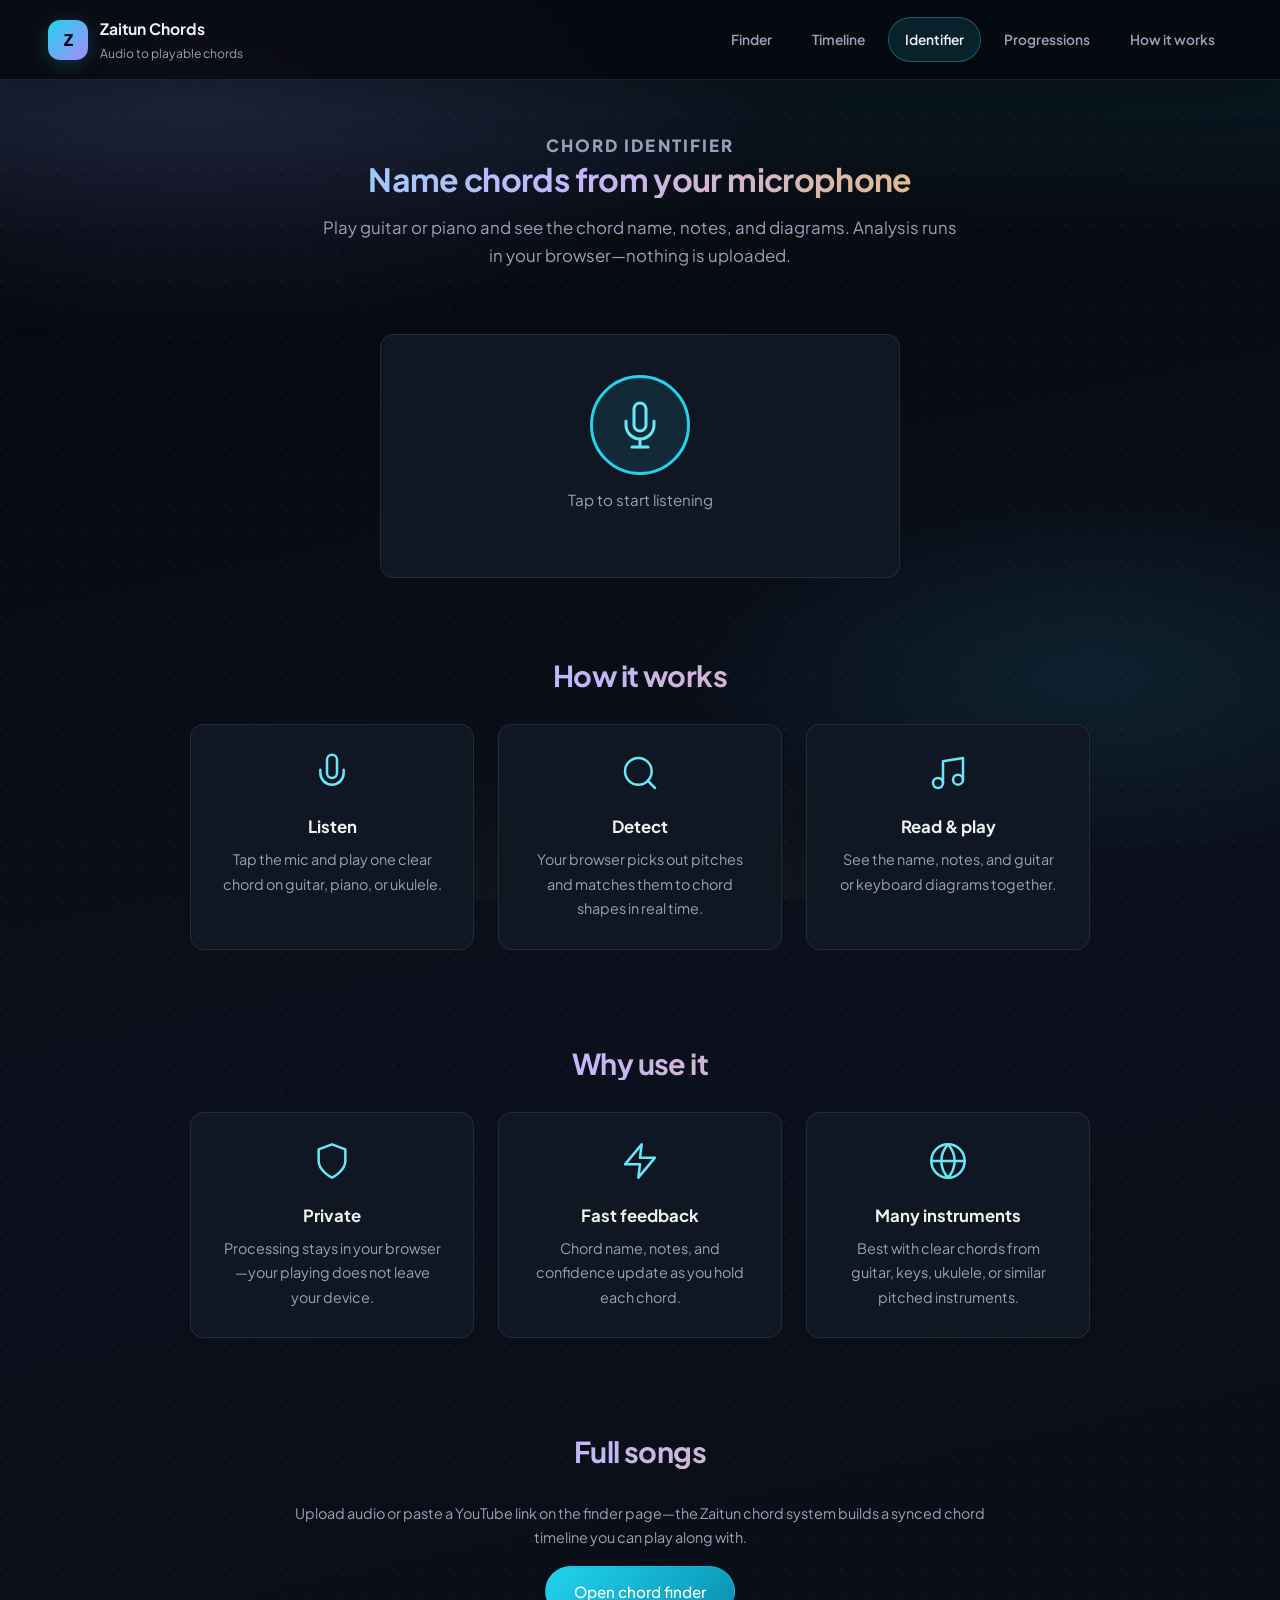
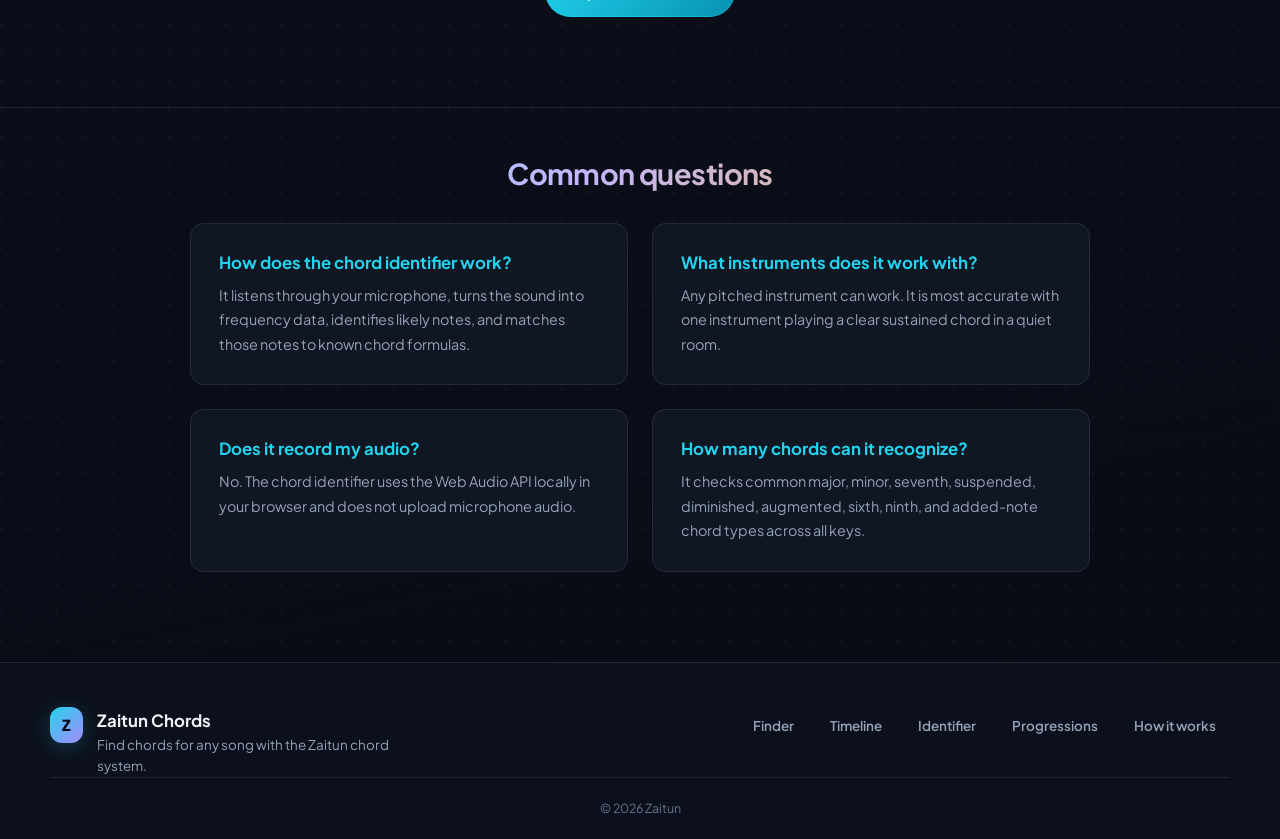
<file: chord-identifier.html>
<!doctype html>
<html lang="en">
  <head>
    <meta charset="UTF-8">
    <meta name="viewport" content="width=device-width, initial-scale=1.0">
    <meta
      name="description"
      content="Free Zaitun chord identifier. Play a chord near your microphone and identify the chord name, notes, confidence, guitar diagram, and keyboard diagram in the browser."
    >
    <title>Zaitun Chords - Chord Identifier</title>
    <link rel="preconnect" href="https://fonts.googleapis.com">
    <link rel="preconnect" href="https://fonts.gstatic.com" crossorigin>
    <link
      href="https://fonts.googleapis.com/css2?family=Plus+Jakarta+Sans:ital,wght@0,400;0,500;0,600;0,700;0,800;1,400&display=swap"
      rel="stylesheet"
    >
    <link rel="stylesheet" href="styles.css">
    <script src="tools.js" defer></script>
  </head>
  <body class="swaram-tool-page">
    <header class="site-header">
      <a class="brand" href="index.html#top" aria-label="Zaitun Chords home">
        <span class="brand-mark" aria-hidden="true">Z</span>
        <span>
          <strong>Zaitun Chords</strong>
          <small>Audio to playable chords</small>
        </span>
      </a>
      <nav class="site-nav" aria-label="Main navigation">
        <a href="index.html#finder">Finder</a>
        <a href="index.html#results">Timeline</a>
        <a href="chord-identifier.html" aria-current="page">Identifier</a>
        <a href="chord-progressions.html">Progressions</a>
        <a href="index.html#how-it-works">How it works</a>
      </nav>
    </header>

    <main id="top">
      <section class="generate-header tool-intro">
        <div class="container">
          <p class="eyebrow">Chord identifier</p>
          <h2>Name chords from your microphone</h2>
          <p>
            Play guitar or piano and see the chord name, notes, and diagrams. Analysis runs in your browser—nothing is uploaded.
          </p>
        </div>
      </section>

      <section class="identifier-section">
        <div class="container">
          <div class="identifier-card">
            <div class="identifier-mic-area">
              <button type="button" class="identifier-mic-btn" id="mic-btn" aria-label="Start listening">
                <svg class="mic-icon" id="mic-icon-off" width="48" height="48" viewBox="0 0 24 24" aria-hidden="true">
                  <path d="M12 1a3 3 0 0 0-3 3v8a3 3 0 0 0 6 0V4a3 3 0 0 0-3-3z"></path>
                  <path d="M19 10v2a7 7 0 0 1-14 0v-2"></path>
                  <line x1="12" y1="19" x2="12" y2="23"></line>
                  <line x1="8" y1="23" x2="16" y2="23"></line>
                </svg>
                <svg class="mic-icon mic-icon-active" id="mic-icon-on" width="48" height="48" viewBox="0 0 24 24" aria-hidden="true" hidden>
                  <path d="M12 1a3 3 0 0 0-3 3v8a3 3 0 0 0 6 0V4a3 3 0 0 0-3-3z"></path>
                  <path d="M19 10v2a7 7 0 0 1-14 0v-2"></path>
                  <line x1="12" y1="19" x2="12" y2="23"></line>
                  <line x1="8" y1="23" x2="16" y2="23"></line>
                </svg>
              </button>
              <p class="mic-status" id="mic-status">Tap to start listening</p>
            </div>

            <div class="identifier-volume" id="volume-meter" hidden>
              <div class="volume-bar-bg">
                <div class="volume-bar-fill" id="volume-fill"></div>
              </div>
              <span class="volume-label">Volume</span>
            </div>

            <div class="identifier-result" id="result-area" hidden aria-live="polite">
              <div class="identifier-chord-name" id="detected-chord">-</div>
              <div class="identifier-chord-full" id="detected-chord-full">Play a clear chord</div>
              <div class="identifier-notes" id="detected-notes"></div>
              <div class="identifier-confidence">
                <div class="confidence-bar-bg">
                  <div class="confidence-bar-fill" id="confidence-fill"></div>
                </div>
                <span class="confidence-label" id="confidence-label">0%</span>
              </div>
            </div>

            <div class="identifier-diagrams" id="diagram-area" hidden>
              <div class="identifier-diagram-tabs">
                <button type="button" class="identifier-tab active" data-tab="guitar">Guitar</button>
                <button type="button" class="identifier-tab" data-tab="keyboard">Keyboard</button>
              </div>
              <div class="identifier-diagram-content" id="diagram-guitar"></div>
              <div class="identifier-diagram-content" id="diagram-keyboard" hidden></div>
            </div>

            <div class="identifier-history" id="history-area" hidden>
              <div class="history-header">
                <h4>Recent chords</h4>
                <div class="history-actions">
                  <button type="button" class="history-action-btn" id="copy-progression-btn" title="Copy progression" aria-label="Copy progression">
                    <svg width="16" height="16" viewBox="0 0 24 24" aria-hidden="true">
                      <rect x="9" y="9" width="13" height="13" rx="2"></rect>
                      <path d="M5 15H4a2 2 0 0 1-2-2V4a2 2 0 0 1 2-2h9a2 2 0 0 1 2 2v1"></path>
                    </svg>
                  </button>
                  <button type="button" class="history-action-btn" id="clear-progression-btn" title="Clear" aria-label="Clear progression">
                    <svg width="16" height="16" viewBox="0 0 24 24" aria-hidden="true">
                      <path d="M18 6L6 18M6 6l12 12"></path>
                    </svg>
                  </button>
                </div>
              </div>
              <div class="history-chips" id="history-chips"></div>
            </div>
          </div>
        </div>
      </section>

      <section class="how-it-works-section">
        <div class="container">
          <h2>How it works</h2>
          <div class="features-grid">
            <article class="feature-card">
              <div class="feature-icon">
                <svg width="40" height="40" viewBox="0 0 24 24" aria-hidden="true">
                  <path d="M12 1a3 3 0 0 0-3 3v8a3 3 0 0 0 6 0V4a3 3 0 0 0-3-3z"></path>
                  <path d="M19 10v2a7 7 0 0 1-14 0v-2"></path>
                </svg>
              </div>
              <h3>Listen</h3>
              <p>Tap the mic and play one clear chord on guitar, piano, or ukulele.</p>
            </article>
            <article class="feature-card">
              <div class="feature-icon">
                <svg width="40" height="40" viewBox="0 0 24 24" aria-hidden="true">
                  <circle cx="11" cy="11" r="8"></circle>
                  <line x1="21" y1="21" x2="16.65" y2="16.65"></line>
                </svg>
              </div>
              <h3>Detect</h3>
              <p>Your browser picks out pitches and matches them to chord shapes in real time.</p>
            </article>
            <article class="feature-card">
              <div class="feature-icon">
                <svg width="40" height="40" viewBox="0 0 24 24" aria-hidden="true">
                  <path d="M9 18V5l12-2v13"></path>
                  <circle cx="6" cy="18" r="3"></circle>
                  <circle cx="18" cy="16" r="3"></circle>
                </svg>
              </div>
              <h3>Read &amp; play</h3>
              <p>See the name, notes, and guitar or keyboard diagrams together.</p>
            </article>
          </div>
        </div>
      </section>

      <section class="how-it-works-section">
        <div class="container">
          <h2>Why use it</h2>
          <div class="features-grid">
            <article class="feature-card">
              <div class="feature-icon">
                <svg width="40" height="40" viewBox="0 0 24 24" aria-hidden="true">
                  <path d="M12 22s8-4 8-10V5l-8-3-8 3v7c0 6 8 10 8 10z"></path>
                </svg>
              </div>
              <h3>Private</h3>
              <p>Processing stays in your browser—your playing does not leave your device.</p>
            </article>
            <article class="feature-card">
              <div class="feature-icon">
                <svg width="40" height="40" viewBox="0 0 24 24" aria-hidden="true">
                  <polygon points="13 2 3 14 12 14 11 22 21 10 12 10 13 2"></polygon>
                </svg>
              </div>
              <h3>Fast feedback</h3>
              <p>Chord name, notes, and confidence update as you hold each chord.</p>
            </article>
            <article class="feature-card">
              <div class="feature-icon">
                <svg width="40" height="40" viewBox="0 0 24 24" aria-hidden="true">
                  <circle cx="12" cy="12" r="10"></circle>
                  <path d="M2 12h20"></path>
                  <path d="M12 2a15.3 15.3 0 0 1 4 10 15.3 15.3 0 0 1-4 10 15.3 15.3 0 0 1-4-10 15.3 15.3 0 0 1 4-10z"></path>
                </svg>
              </div>
              <h3>Many instruments</h3>
              <p>Best with clear chords from guitar, keys, ukulele, or similar pitched instruments.</p>
            </article>
          </div>
        </div>
      </section>

      <section class="about-section">
        <div class="container">
          <h2>Full songs</h2>
          <div class="about-content">
            <p>Upload audio or paste a YouTube link on the finder page—the Zaitun chord system builds a synced chord timeline you can play along with.</p>
            <a href="index.html#finder" class="btn">Open chord finder</a>
          </div>
        </div>
      </section>

      <section class="faq-section">
        <div class="container">
          <h2>Common questions</h2>
          <div class="faq-grid">
            <div class="faq-item">
              <h3>How does the chord identifier work?</h3>
              <p>It listens through your microphone, turns the sound into frequency data, identifies likely notes, and matches those notes to known chord formulas.</p>
            </div>
            <div class="faq-item">
              <h3>What instruments does it work with?</h3>
              <p>Any pitched instrument can work. It is most accurate with one instrument playing a clear sustained chord in a quiet room.</p>
            </div>
            <div class="faq-item">
              <h3>Does it record my audio?</h3>
              <p>No. The chord identifier uses the Web Audio API locally in your browser and does not upload microphone audio.</p>
            </div>
            <div class="faq-item">
              <h3>How many chords can it recognize?</h3>
              <p>It checks common major, minor, seventh, suspended, diminished, augmented, sixth, ninth, and added-note chord types across all keys.</p>
            </div>
          </div>
        </div>
      </section>
    </main>

    <footer class="site-footer">
      <div class="site-footer-inner">
        <div class="site-footer-brand">
          <span class="brand-mark brand-mark-sm" aria-hidden="true">Z</span>
          <div>
            <strong class="site-footer-title">Zaitun Chords</strong>
            <p class="site-footer-tagline">Find chords for any song with the Zaitun chord system.</p>
          </div>
        </div>
        <nav class="site-footer-nav" aria-label="Footer">
          <a href="index.html#finder">Finder</a>
          <a href="index.html#results">Timeline</a>
          <a href="chord-identifier.html">Identifier</a>
          <a href="chord-progressions.html">Progressions</a>
          <a href="index.html#how-it-works">How it works</a>
        </nav>
      </div>
      <p class="site-footer-legal">&copy; 2026 Zaitun</p>
    </footer>
  </body>
</html>
</file>
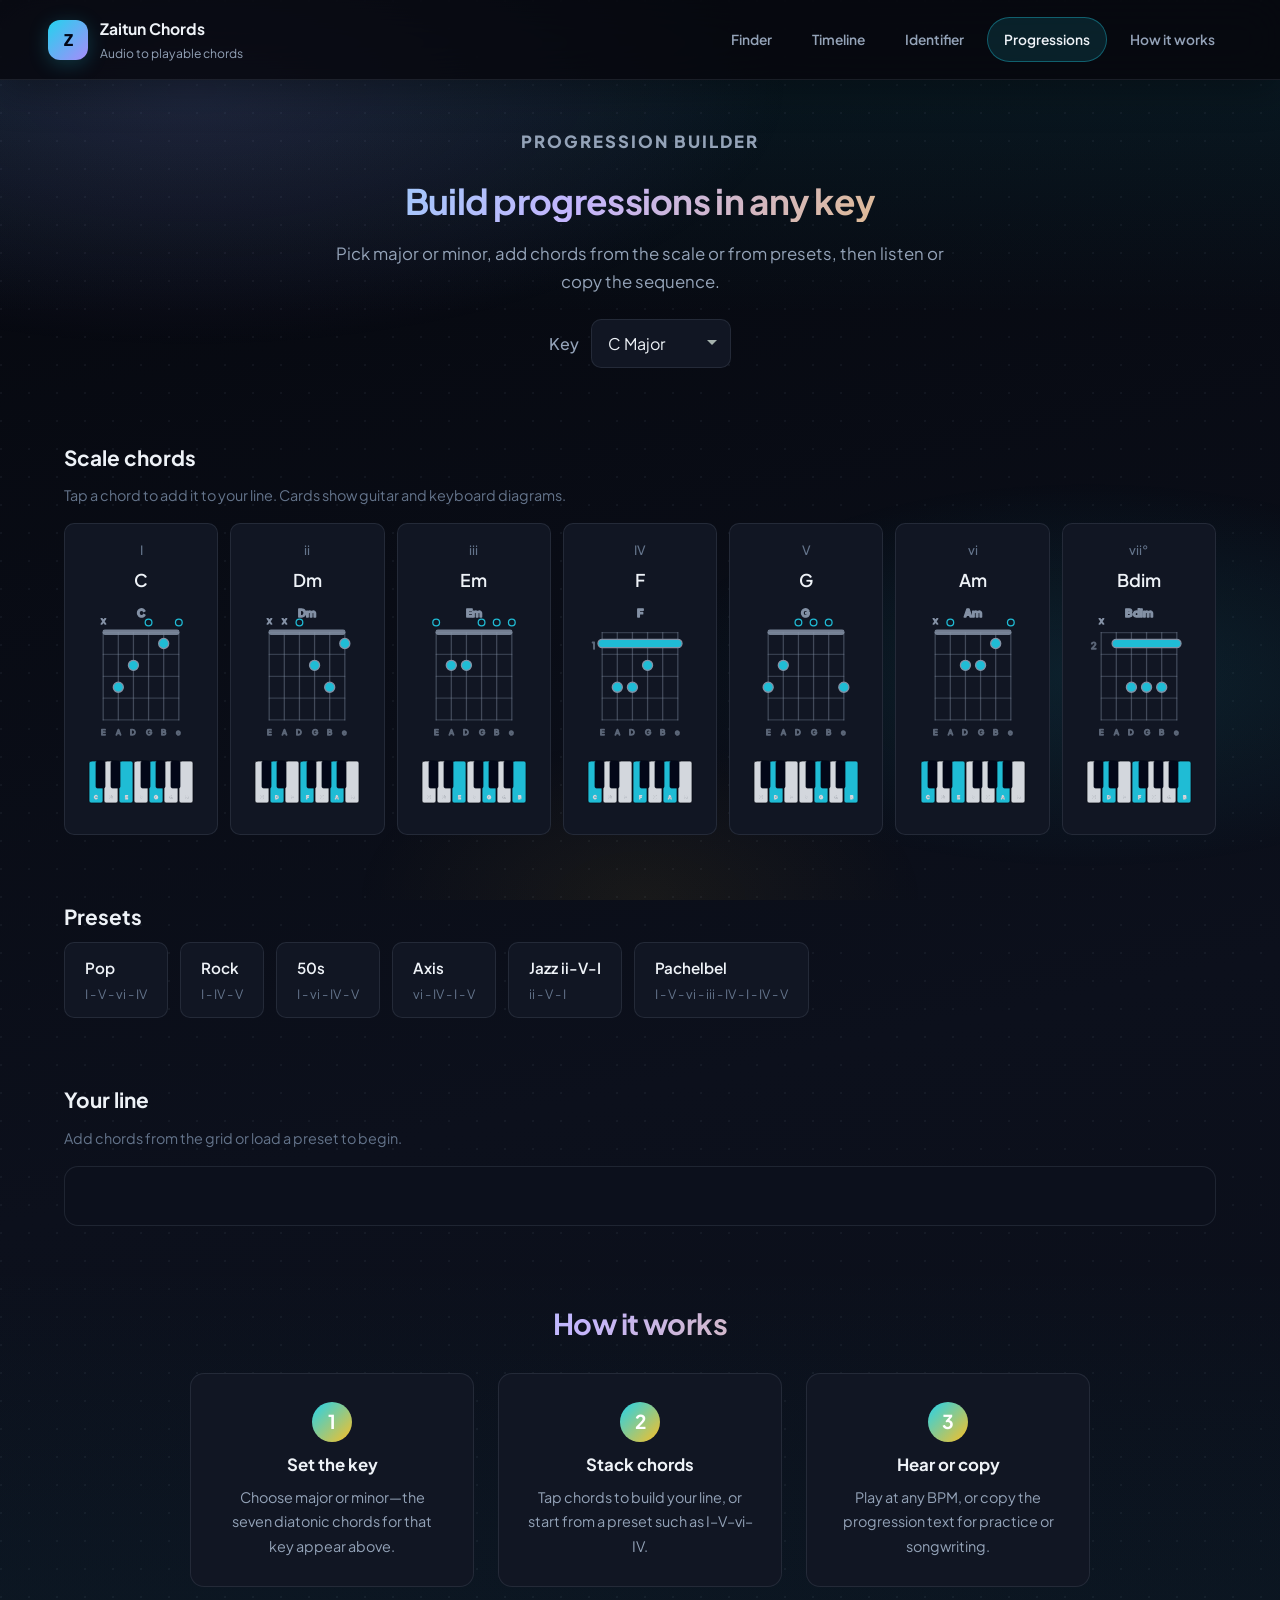
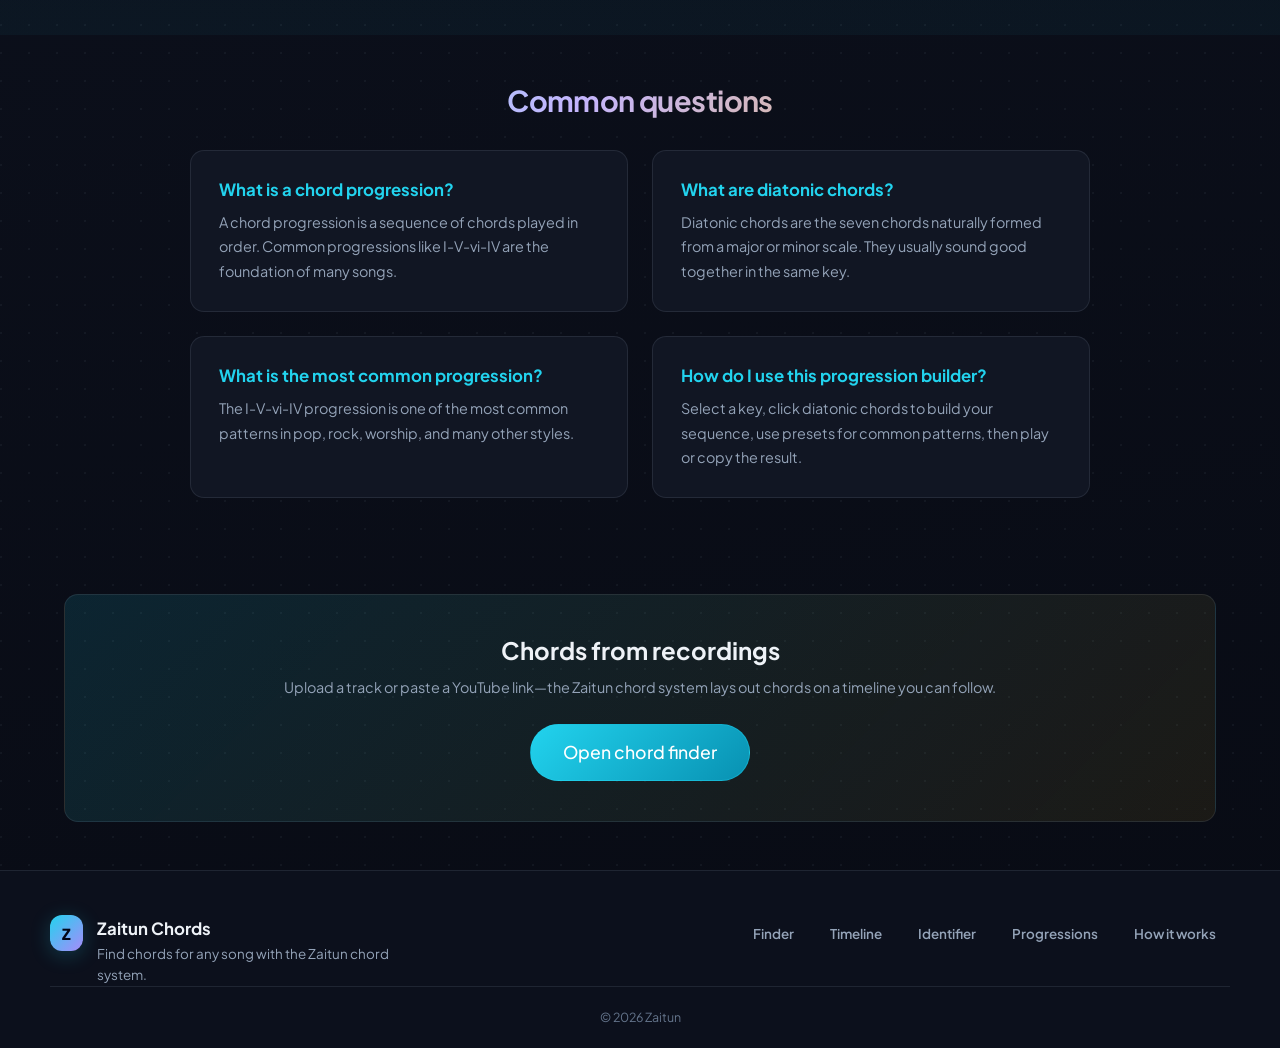
<file: chord-progressions.html>
<!doctype html>
<html lang="en">
  <head>
    <meta charset="UTF-8">
    <meta name="viewport" content="width=device-width, initial-scale=1.0">
    <meta
      name="description"
      content="Free Zaitun chord progression builder. Pick any major or minor key, see diatonic chords, load common progressions, hear playback, and copy chord sequences."
    >
    <title>Zaitun Chords - Chord Progressions</title>
    <link rel="preconnect" href="https://fonts.googleapis.com">
    <link rel="preconnect" href="https://fonts.gstatic.com" crossorigin>
    <link
      href="https://fonts.googleapis.com/css2?family=Plus+Jakarta+Sans:ital,wght@0,400;0,500;0,600;0,700;0,800;1,400&display=swap"
      rel="stylesheet"
    >
    <link rel="stylesheet" href="styles.css">
    <script src="tools.js" defer></script>
  </head>
  <body class="swaram-tool-page">
    <header class="site-header">
      <a class="brand" href="index.html#top" aria-label="Zaitun Chords home">
        <span class="brand-mark" aria-hidden="true">Z</span>
        <span>
          <strong>Zaitun Chords</strong>
          <small>Audio to playable chords</small>
        </span>
      </a>
      <nav class="site-nav" aria-label="Main navigation">
        <a href="index.html#finder">Finder</a>
        <a href="index.html#results">Timeline</a>
        <a href="chord-identifier.html">Identifier</a>
        <a href="chord-progressions.html" aria-current="page">Progressions</a>
        <a href="index.html#how-it-works">How it works</a>
      </nav>
    </header>

    <main id="top">
      <section class="prog-hero tool-intro">
        <div class="container">
          <p class="eyebrow">Progression builder</p>
          <h2>Build progressions in any key</h2>
          <p>Pick major or minor, add chords from the scale or from presets, then listen or copy the sequence.</p>
          <div class="key-selector-wrap">
            <label for="key-selector">Key</label>
            <select id="key-selector" class="key-selector" aria-label="Key and mode"></select>
          </div>
        </div>
      </section>

      <section class="prog-palette-section">
        <div class="container">
          <h3>Scale chords</h3>
          <p class="section-hint">Tap a chord to add it to your line. Cards show guitar and keyboard diagrams.</p>
          <div id="diatonic-palette" class="diatonic-grid"></div>
        </div>
      </section>

      <section class="prog-presets-section">
        <div class="container">
          <h3>Presets</h3>
          <div id="preset-buttons" class="preset-strip"></div>
        </div>
      </section>

      <section class="prog-timeline-section">
        <div class="container">
          <h3>Your line</h3>
          <p id="prog-empty" class="section-hint">Add chords from the grid or load a preset to begin.</p>
          <div id="progression-timeline" class="progression-timeline"></div>
          <div id="progression-controls" class="progression-controls" hidden>
            <div class="bpm-control">
              <button id="bpm-down" class="btn btn-sm" type="button" aria-label="Decrease BPM">-</button>
              <span id="bpm-display">100 BPM</span>
              <button id="bpm-up" class="btn btn-sm" type="button" aria-label="Increase BPM">+</button>
            </div>
            <div class="prog-actions">
              <button id="prog-play-btn" class="btn btn-primary" type="button">Play</button>
              <button id="prog-copy-btn" class="btn btn-secondary" type="button">Copy</button>
              <button id="prog-clear-btn" class="btn btn-outline" type="button">Clear</button>
            </div>
          </div>
        </div>
      </section>

      <section class="prog-how-section">
        <div class="container">
          <h2>How it works</h2>
          <div class="how-grid">
            <div class="how-step">
              <div class="step-number">1</div>
              <h3>Set the key</h3>
              <p>Choose major or minor—the seven diatonic chords for that key appear above.</p>
            </div>
            <div class="how-step">
              <div class="step-number">2</div>
              <h3>Stack chords</h3>
              <p>Tap chords to build your line, or start from a preset such as I–V–vi–IV.</p>
            </div>
            <div class="how-step">
              <div class="step-number">3</div>
              <h3>Hear or copy</h3>
              <p>Play at any BPM, or copy the progression text for practice or songwriting.</p>
            </div>
          </div>
        </div>
      </section>

      <section class="prog-faq-section">
        <div class="container">
          <h2>Common questions</h2>
          <div class="faq-grid">
            <div class="faq-item">
              <h3>What is a chord progression?</h3>
              <p>A chord progression is a sequence of chords played in order. Common progressions like I-V-vi-IV are the foundation of many songs.</p>
            </div>
            <div class="faq-item">
              <h3>What are diatonic chords?</h3>
              <p>Diatonic chords are the seven chords naturally formed from a major or minor scale. They usually sound good together in the same key.</p>
            </div>
            <div class="faq-item">
              <h3>What is the most common progression?</h3>
              <p>The I-V-vi-IV progression is one of the most common patterns in pop, rock, worship, and many other styles.</p>
            </div>
            <div class="faq-item">
              <h3>How do I use this progression builder?</h3>
              <p>Select a key, click diatonic chords to build your sequence, use presets for common patterns, then play or copy the result.</p>
            </div>
          </div>
        </div>
      </section>

      <section class="prog-cta-section">
        <div class="container">
          <div class="cta-card">
            <h3>Chords from recordings</h3>
            <p>Upload a track or paste a YouTube link—the Zaitun chord system lays out chords on a timeline you can follow.</p>
            <a href="index.html#finder" class="btn btn-primary btn-lg">Open chord finder</a>
          </div>
        </div>
      </section>
    </main>

    <footer class="site-footer">
      <div class="site-footer-inner">
        <div class="site-footer-brand">
          <span class="brand-mark brand-mark-sm" aria-hidden="true">Z</span>
          <div>
            <strong class="site-footer-title">Zaitun Chords</strong>
            <p class="site-footer-tagline">Find chords for any song with the Zaitun chord system.</p>
          </div>
        </div>
        <nav class="site-footer-nav" aria-label="Footer">
          <a href="index.html#finder">Finder</a>
          <a href="index.html#results">Timeline</a>
          <a href="chord-identifier.html">Identifier</a>
          <a href="chord-progressions.html">Progressions</a>
          <a href="index.html#how-it-works">How it works</a>
        </nav>
      </div>
      <p class="site-footer-legal">&copy; 2026 Zaitun</p>
    </footer>
  </body>
</html>
</file>
<file: styles.css>
:root {
  color-scheme: dark;
  --bg: #070910;
  --surface: #111623;
  --surface-2: #181f30;
  --text: #eef2f7;
  --muted: #94a3b8;
  --dim: #64748b;
  --line: rgba(148, 163, 184, 0.14);
  --teal: #22d3ee;
  --teal-dark: #0891b2;
  --amber: #fbbf24;
  --coral: #fb7185;
  --violet: #a78bfa;
  --ink: #020617;
  --radius: 14px;
  --shadow: 0 24px 80px rgba(0, 0, 0, 0.5), 0 0 0 1px rgba(255, 255, 255, 0.04);
  font-family:
    "Plus Jakarta Sans", ui-sans-serif, system-ui, -apple-system, BlinkMacSystemFont, "Segoe UI",
    sans-serif;
}

/* ===================================
   Reference-style standalone music tools
   =================================== */

body.swaram-tool-page {
  --primary: #22d3ee;
  --primary-light: #67e8f9;
  --primary-dark: #0891b2;
  --secondary: #fbbf24;
  --accent: #fb7185;
  --bg: #070910;
  --bg-card: #111623;
  --bg-card-hover: #181f30;
  --bg-surface: #0c101c;
  --text: #eef2f7;
  --text-muted: #94a3b8;
  --text-dim: #64748b;
  --border: rgba(148, 163, 184, 0.14);
  --glow: rgba(34, 211, 238, 0.22);
  --radius: 14px;
  --radius-sm: 10px;
  --radius-xs: 8px;
  --transition: 0.32s cubic-bezier(0.4, 0, 0.2, 1);
  font-family: "Plus Jakarta Sans", -apple-system, BlinkMacSystemFont, "Segoe UI", sans-serif;
  line-height: 1.7;
  color: var(--text);
  background:
    radial-gradient(circle at 1px 1px, rgba(148, 163, 184, 0.07) 1px, transparent 0),
    linear-gradient(168deg, #05070d 0%, #0c101c 42%, #080b14 100%);
  background-size: 28px 28px, auto;
  overflow-x: hidden;
}

body.swaram-tool-page::before {
  content: "";
  position: fixed;
  inset: 0;
  background:
    radial-gradient(ellipse 90% 55% at 15% 10%, rgba(167, 139, 250, 0.14) 0%, transparent 52%),
    radial-gradient(ellipse 70% 45% at 85% 75%, rgba(34, 211, 238, 0.1) 0%, transparent 48%),
    radial-gradient(ellipse 50% 40% at 50% 100%, rgba(251, 191, 36, 0.06) 0%, transparent 45%);
  pointer-events: none;
  z-index: 0;
}

body.swaram-tool-page [hidden] {
  display: none !important;
}

body.swaram-tool-page main {
  width: auto;
  margin: 0;
}

body.swaram-tool-page .container {
  position: relative;
  z-index: 1;
  max-width: 1200px;
  margin: 0 auto;
  padding: 0 24px;
}

body.swaram-tool-page svg {
  width: auto;
  height: auto;
  fill: none;
  stroke: currentColor;
  stroke-width: 1.5;
  stroke-linecap: round;
  stroke-linejoin: round;
}

body.swaram-tool-page h2 {
  font-size: 2.2rem;
  font-weight: 700;
  line-height: 1.2;
  margin: 0 0 0.5em;
  letter-spacing: -0.02em;
  background: linear-gradient(125deg, var(--primary-light) 0%, #c4b5fd 45%, var(--secondary) 100%);
  -webkit-background-clip: text;
  -webkit-text-fill-color: transparent;
  background-clip: text;
}

body.swaram-tool-page h3,
body.swaram-tool-page h4,
body.swaram-tool-page p {
  margin-top: 0;
}

body.swaram-tool-page header {
  position: sticky;
  top: 0;
  z-index: 1000;
  background: rgba(7, 9, 16, 0.78);
  border-bottom: 1px solid var(--border);
  box-shadow: 0 8px 40px rgba(0, 0, 0, 0.35);
  backdrop-filter: blur(20px);
  -webkit-backdrop-filter: blur(20px);
}

body.swaram-tool-page .btn {
  position: relative;
  z-index: 0;
  display: inline-flex;
  align-items: center;
  justify-content: center;
  gap: 8px;
  padding: 12px 28px;
  overflow: hidden;
  color: #fff;
  background: linear-gradient(135deg, var(--primary), var(--primary-dark));
  border: 1px solid rgba(34, 211, 238, 0.35);
  border-radius: 999px;
  cursor: pointer;
  font-family: inherit;
  font-size: 0.95rem;
  font-weight: 500;
  text-decoration: none;
  transition: var(--transition);
}

body.swaram-tool-page .btn::before {
  content: "";
  position: absolute;
  inset: 0;
  z-index: -1;
  background: linear-gradient(135deg, var(--primary-light), var(--secondary));
  border-radius: inherit;
  opacity: 0;
  transition: var(--transition);
}

body.swaram-tool-page .btn:hover {
  color: #fff;
  transform: translateY(-2px);
  box-shadow: 0 8px 30px var(--glow);
}

body.swaram-tool-page .btn:hover::before {
  opacity: 1;
}

body.swaram-tool-page .btn-secondary {
  color: var(--primary);
  background: transparent;
  border: 1.5px solid rgba(34, 211, 238, 0.6);
}

body.swaram-tool-page .btn-secondary::before {
  display: none;
}

body.swaram-tool-page .btn-secondary:hover {
  color: #fff;
  background: rgba(34, 211, 238, 0.1);
  border-color: var(--secondary);
}

body.swaram-tool-page .btn-outline {
  padding: 0.5rem 1.2rem;
  color: var(--text-muted);
  background: transparent;
  border: 1px solid var(--border);
  border-radius: var(--radius-sm);
}

body.swaram-tool-page .btn-outline::before {
  display: none;
}

body.swaram-tool-page .btn-outline:hover {
  color: var(--text);
  border-color: var(--text-muted);
  box-shadow: none;
}

body.swaram-tool-page .generate-header {
  padding: 3rem 0 1.5rem;
  text-align: center;
}

body.swaram-tool-page .tool-intro {
  background: linear-gradient(180deg, rgba(34, 211, 238, 0.07) 0%, transparent 70%);
}

body.swaram-tool-page .generate-header.tool-intro {
  padding-top: 3.25rem;
  padding-bottom: 2rem;
}

body.swaram-tool-page .tool-intro .eyebrow {
  margin-left: auto;
  margin-right: auto;
}

body.swaram-tool-page .generate-header h2 {
  font-size: 2rem;
  letter-spacing: -0.02em;
}

body.swaram-tool-page .generate-header p,
body.swaram-tool-page .prog-hero p {
  max-width: 640px;
  margin: 0 auto;
  color: var(--text-muted);
  font-size: 1.05rem;
  line-height: 1.65;
}

body.swaram-tool-page .identifier-section {
  padding: 2rem 0;
}

body.swaram-tool-page .identifier-card {
  width: 100%;
  max-width: 520px;
  margin: 0 auto;
  padding: 2.5rem 2rem;
  text-align: center;
  background: var(--bg-card);
  border: 1px solid var(--border);
  border-radius: var(--radius);
}

body.swaram-tool-page .identifier-mic-area {
  margin-bottom: 1.5rem;
}

body.swaram-tool-page .identifier-mic-btn {
  position: relative;
  display: inline-flex;
  align-items: center;
  justify-content: center;
  width: 100px;
  height: 100px;
  color: var(--primary-light);
  background: rgba(34, 211, 238, 0.1);
  border: 3px solid var(--primary);
  border-radius: 50%;
  cursor: pointer;
  transition: var(--transition);
}

body.swaram-tool-page .identifier-mic-btn:hover {
  background: rgba(34, 211, 238, 0.18);
  border-color: var(--primary-light);
  transform: scale(1.05);
}

body.swaram-tool-page .identifier-mic-btn.listening {
  color: var(--secondary);
  background: rgba(251, 191, 36, 0.14);
  border-color: var(--secondary);
  animation: swaram-mic-pulse 2s ease-in-out infinite;
}

@keyframes swaram-mic-pulse {
  0%,
  100% {
    box-shadow: 0 0 0 0 rgba(251, 191, 36, 0.4);
  }

  50% {
    box-shadow: 0 0 0 18px rgba(251, 191, 36, 0);
  }
}

body.swaram-tool-page .mic-status {
  margin: 0.75rem 0 0;
  color: var(--text-muted);
  font-size: 0.95rem;
}

body.swaram-tool-page .identifier-volume {
  display: flex;
  align-items: center;
  justify-content: center;
  gap: 0.75rem;
  margin-bottom: 1.5rem;
}

body.swaram-tool-page .volume-bar-bg,
body.swaram-tool-page .confidence-bar-bg {
  overflow: hidden;
  background: rgba(255, 255, 255, 0.08);
}

body.swaram-tool-page .volume-bar-bg {
  width: 180px;
  height: 6px;
  border-radius: 3px;
}

body.swaram-tool-page .volume-bar-fill {
  width: 0%;
  height: 100%;
  background: linear-gradient(90deg, var(--primary), var(--secondary));
  border-radius: 3px;
  transition: width 0.08s linear;
}

body.swaram-tool-page .volume-label {
  color: var(--text-dim);
  font-size: 0.75rem;
  letter-spacing: 0.05em;
  text-transform: uppercase;
}

body.swaram-tool-page .identifier-result {
  margin-bottom: 1.5rem;
}

body.swaram-tool-page .identifier-chord-name {
  font-size: 4rem;
  font-weight: 700;
  line-height: 1.1;
  background: linear-gradient(135deg, var(--primary-light), var(--secondary));
  -webkit-background-clip: text;
  -webkit-text-fill-color: transparent;
  background-clip: text;
}

body.swaram-tool-page .identifier-chord-full {
  margin-top: 0.25rem;
  color: var(--text-muted);
  font-size: 1.1rem;
}

body.swaram-tool-page .identifier-notes {
  display: block;
  margin-top: 0.5rem;
  color: var(--text-dim);
  font-family: ui-monospace, SFMono-Regular, Menlo, monospace;
  font-size: 0.9rem;
  letter-spacing: 0.05em;
}

body.swaram-tool-page .identifier-notes span + span::before {
  content: " ";
}

body.swaram-tool-page .identifier-confidence {
  display: flex;
  align-items: center;
  justify-content: center;
  gap: 0.75rem;
  margin-top: 1rem;
}

body.swaram-tool-page .confidence-bar-bg {
  width: 140px;
  height: 8px;
  border-radius: 4px;
}

body.swaram-tool-page .confidence-bar-fill {
  width: 0%;
  height: 100%;
  background: var(--text-dim);
  border-radius: 4px;
  transition: width 0.2s ease;
}

body.swaram-tool-page .confidence-bar-fill.high {
  background: linear-gradient(90deg, #10b981, #34d399);
}

body.swaram-tool-page .confidence-bar-fill.medium {
  background: linear-gradient(90deg, var(--accent), #fbbf24);
}

body.swaram-tool-page .confidence-bar-fill.low {
  background: linear-gradient(90deg, #ef4444, #f87171);
}

body.swaram-tool-page .confidence-label {
  min-width: 36px;
  color: var(--text-muted);
  font-size: 0.8rem;
  font-weight: 600;
}

body.swaram-tool-page .identifier-diagrams,
body.swaram-tool-page .identifier-history {
  margin-top: 1.5rem;
  padding-top: 1.5rem;
  border-top: 1px solid var(--border);
}

body.swaram-tool-page .identifier-diagram-tabs {
  display: flex;
  justify-content: center;
  gap: 0.5rem;
  margin-bottom: 1rem;
}

body.swaram-tool-page .identifier-tab {
  padding: 0.4rem 1.2rem;
  color: var(--text-muted);
  background: transparent;
  border: 1px solid var(--border);
  border-radius: 999px;
  cursor: pointer;
  font-family: inherit;
  font-size: 0.85rem;
  transition: var(--transition);
}

body.swaram-tool-page .identifier-tab:hover {
  color: var(--text);
  border-color: var(--primary);
}

body.swaram-tool-page .identifier-tab.active {
  color: #fff;
  background: var(--primary);
  border-color: var(--primary);
}

body.swaram-tool-page .identifier-diagram-content {
  display: flex;
  align-items: center;
  justify-content: center;
  min-height: 120px;
}

body.swaram-tool-page .guitar-svg {
  color: var(--text-muted);
}

body.swaram-tool-page .keyboard-svg {
  max-width: 100%;
}

body.swaram-tool-page .history-header {
  display: flex;
  align-items: center;
  justify-content: space-between;
  margin-bottom: 0.75rem;
}

body.swaram-tool-page .identifier-history h4 {
  margin: 0;
  color: var(--text-dim);
  font-size: 0.85rem;
  font-weight: 500;
  letter-spacing: 0.05em;
  text-transform: uppercase;
}

body.swaram-tool-page .history-actions {
  display: flex;
  gap: 0.4rem;
}

body.swaram-tool-page .history-action-btn {
  display: inline-flex;
  align-items: center;
  justify-content: center;
  padding: 0.3rem 0.4rem;
  color: var(--text-dim);
  background: none;
  border: 1px solid var(--border);
  border-radius: var(--radius-xs);
  cursor: pointer;
  transition: var(--transition);
}

body.swaram-tool-page .history-action-btn:hover {
  color: var(--primary-light);
  border-color: var(--primary);
}

body.swaram-tool-page .history-chips {
  display: flex;
  flex-wrap: wrap;
  justify-content: center;
  gap: 0.4rem;
}

body.swaram-tool-page .history-chip {
  display: inline-block;
  padding: 0.3rem 0.75rem;
  color: var(--text-muted);
  background: rgba(34, 211, 238, 0.08);
  border: 1px solid rgba(34, 211, 238, 0.16);
  border-radius: 999px;
  font-size: 0.85rem;
  font-weight: 500;
  transition: var(--transition);
}

body.swaram-tool-page .history-chip.latest {
  color: var(--primary-light);
  background: rgba(34, 211, 238, 0.16);
  border-color: var(--primary);
}

body.swaram-tool-page .prog-hero {
  padding: 3rem 0 2rem;
  text-align: center;
  background: linear-gradient(180deg, rgba(34, 211, 238, 0.07) 0%, transparent 72%);
}

body.swaram-tool-page .prog-hero.tool-intro {
  padding-bottom: 2.5rem;
}

body.swaram-tool-page .prog-hero h2 {
  font-size: 2.2rem;
  letter-spacing: -0.02em;
}

body.swaram-tool-page .prog-hero p {
  margin-bottom: 1.5rem;
}

body.swaram-tool-page .prog-hero .eyebrow {
  margin-left: auto;
  margin-right: auto;
}

body.swaram-tool-page .key-selector-wrap {
  display: inline-flex;
  align-items: center;
  gap: 0.75rem;
}

body.swaram-tool-page .key-selector-wrap label {
  color: var(--text-muted);
  font-weight: 500;
}

body.swaram-tool-page .key-selector {
  min-width: 140px;
  padding: 0.6rem 2rem 0.6rem 1rem;
  color: var(--text);
  background: var(--bg-card);
  background-image: url("data:image/svg+xml,%3Csvg xmlns='http://www.w3.org/2000/svg' width='12' height='8' viewBox='0 0 12 8'%3E%3Cpath fill='%23A6B2AD' d='M1 1l5 5 5-5'/%3E%3C/svg%3E");
  background-repeat: no-repeat;
  background-position: right 0.75rem center;
  border: 1px solid var(--border);
  border-radius: var(--radius-sm);
  appearance: none;
  cursor: pointer;
  font-family: inherit;
  font-size: 1rem;
}

body.swaram-tool-page .key-selector option,
body.swaram-tool-page .key-selector optgroup {
  color: var(--text);
  background: var(--bg-card);
}

body.swaram-tool-page .prog-palette-section,
body.swaram-tool-page .prog-presets-section,
body.swaram-tool-page .prog-timeline-section {
  padding: 2rem 0;
}

body.swaram-tool-page .prog-palette-section h3,
body.swaram-tool-page .prog-presets-section h3,
body.swaram-tool-page .prog-timeline-section h3 {
  margin: 0 0 0.5rem;
  color: var(--text);
  font-size: 1.3rem;
}

body.swaram-tool-page .section-hint {
  margin-bottom: 1rem;
  color: var(--text-dim);
  font-size: 0.9rem;
}

body.swaram-tool-page .diatonic-grid {
  display: grid;
  grid-template-columns: repeat(7, 1fr);
  gap: 0.75rem;
}

body.swaram-tool-page .diatonic-diagrams {
  display: flex;
  flex-direction: column;
  align-items: center;
  gap: 0.35rem;
  margin-top: 0.25rem;
  width: 100%;
}

body.swaram-tool-page .diatonic-diagram-keyboard {
  opacity: 0.92;
}

body.swaram-tool-page .diatonic-card {
  display: flex;
  flex-direction: column;
  align-items: center;
  gap: 0.25rem;
  min-height: 268px;
  padding: 1rem 0.5rem;
  color: var(--text);
  background: var(--bg-card);
  border: 1px solid var(--border);
  border-radius: var(--radius-sm);
  cursor: pointer;
  font-family: inherit;
  transition: var(--transition);
}

body.swaram-tool-page .diatonic-card:hover {
  background: var(--bg-card-hover);
  border-color: var(--primary-light);
  box-shadow: 0 4px 16px rgba(34, 211, 238, 0.18);
  transform: translateY(-2px);
}

body.swaram-tool-page .diatonic-degree {
  color: var(--text-dim);
  font-size: 0.8rem;
  font-weight: 500;
}

body.swaram-tool-page .diatonic-name {
  color: var(--text);
  font-size: 1.1rem;
  font-weight: 600;
}

body.swaram-tool-page .diatonic-notes {
  display: none;
}

body.swaram-tool-page .diatonic-diagram {
  opacity: 0.88;
}

body.swaram-tool-page .diatonic-diagrams .diatonic-diagram svg,
body.swaram-tool-page .diatonic-diagrams .guitar-svg {
  width: 116px;
  height: auto;
}

body.swaram-tool-page .diatonic-diagrams .keyboard-svg {
  width: 116px;
  height: auto;
  max-width: 100%;
}

body.swaram-tool-page .preset-strip {
  display: flex;
  flex-wrap: wrap;
  gap: 0.75rem;
}

body.swaram-tool-page .preset-btn {
  display: flex;
  flex-direction: column;
  padding: 0.75rem 1.25rem;
  color: var(--text);
  background: var(--bg-card);
  border: 1px solid var(--border);
  border-radius: var(--radius-sm);
  cursor: pointer;
  font-family: inherit;
  transition: var(--transition);
}

body.swaram-tool-page .preset-btn:hover {
  background: var(--bg-card-hover);
  border-color: var(--secondary);
}

body.swaram-tool-page .preset-name {
  font-size: 0.95rem;
  font-weight: 600;
}

body.swaram-tool-page .preset-label {
  margin-top: 0.15rem;
  color: var(--text-dim);
  font-size: 0.8rem;
}

body.swaram-tool-page .progression-timeline {
  display: flex;
  align-items: center;
  flex-wrap: wrap;
  gap: 0.5rem;
  min-height: 60px;
  padding: 1rem;
  background: var(--bg-surface);
  border: 1px solid var(--border);
  border-radius: var(--radius);
}

body.swaram-tool-page .progression-chord {
  position: relative;
  display: flex;
  flex-direction: column;
  align-items: center;
  padding: 0.6rem 1.2rem;
  background: var(--bg-card);
  border: 2px solid var(--border);
  border-radius: var(--radius-sm);
  transition: var(--transition);
}

body.swaram-tool-page .progression-chord.play-highlight {
  background: rgba(245, 158, 11, 0.15);
  border-color: var(--accent);
  box-shadow: 0 0 16px rgba(245, 158, 11, 0.3);
}

body.swaram-tool-page .prog-chord-degree {
  color: var(--text-dim);
  font-size: 0.7rem;
}

body.swaram-tool-page .prog-chord-name {
  color: var(--text);
  font-size: 1rem;
  font-weight: 600;
}

body.swaram-tool-page .prog-chord-remove {
  position: absolute;
  top: -6px;
  right: -6px;
  display: flex;
  align-items: center;
  justify-content: center;
  width: 18px;
  height: 18px;
  color: #fff;
  background: var(--coral);
  border: none;
  border-radius: 50%;
  cursor: pointer;
  font-size: 12px;
  line-height: 1;
  opacity: 0;
  transition: opacity 0.2s;
}

body.swaram-tool-page .progression-chord:hover .prog-chord-remove {
  opacity: 1;
}

body.swaram-tool-page .prog-arrow {
  color: var(--text-dim);
  font-size: 1.2rem;
}

body.swaram-tool-page .progression-controls {
  display: flex;
  align-items: center;
  justify-content: space-between;
  flex-wrap: wrap;
  gap: 0.75rem;
  margin-top: 1rem;
}

body.swaram-tool-page .bpm-control,
body.swaram-tool-page .prog-actions {
  display: flex;
  align-items: center;
  gap: 0.5rem;
}

body.swaram-tool-page .bpm-control span {
  min-width: 70px;
  color: var(--text);
  font-weight: 500;
  text-align: center;
}

body.swaram-tool-page .btn-sm {
  padding: 0.3rem 0.7rem;
  color: var(--text);
  background: var(--bg-card);
  border: 1px solid var(--border);
  border-radius: var(--radius-xs);
  font-size: 1rem;
}

body.swaram-tool-page .btn-sm::before {
  display: none;
}

body.swaram-tool-page .btn-sm:hover {
  background: var(--bg-card-hover);
  border-color: var(--primary-light);
  box-shadow: none;
}

body.swaram-tool-page .prog-how-section,
body.swaram-tool-page .how-it-works-section {
  padding: 3rem 0;
  text-align: center;
}

body.swaram-tool-page .prog-how-section {
  background: linear-gradient(180deg, transparent 0%, rgba(34, 211, 238, 0.045) 100%);
}

body.swaram-tool-page .how-it-works-section h2,
body.swaram-tool-page .prog-how-section h2,
body.swaram-tool-page .prog-faq-section h2,
body.swaram-tool-page .faq-section h2,
body.swaram-tool-page .about-section h2 {
  margin-bottom: 2rem;
  text-align: center;
  font-size: 1.8rem;
}

body.swaram-tool-page .features-grid,
body.swaram-tool-page .how-grid,
body.swaram-tool-page .faq-grid {
  display: grid;
  gap: 24px;
  max-width: 900px;
  margin: 0 auto;
}

body.swaram-tool-page .features-grid,
body.swaram-tool-page .how-grid {
  grid-template-columns: repeat(3, 1fr);
}

body.swaram-tool-page .faq-grid {
  grid-template-columns: repeat(2, 1fr);
}

body.swaram-tool-page .feature-card,
body.swaram-tool-page .how-step,
body.swaram-tool-page .faq-item {
  width: 100%;
  min-width: 0;
  padding: 28px;
  overflow-wrap: break-word;
  background: var(--bg-card);
  border: 1px solid var(--border);
  border-radius: var(--radius);
  transition: var(--transition);
}

body.swaram-tool-page .feature-card:hover,
body.swaram-tool-page .faq-item:hover {
  border-color: rgba(34, 211, 238, 0.24);
  box-shadow: 0 12px 36px rgba(0, 0, 0, 0.2);
  transform: translateY(-4px);
}

body.swaram-tool-page .feature-icon {
  display: block;
  margin-bottom: 16px;
  color: var(--primary-light);
}

body.swaram-tool-page .feature-card h3,
body.swaram-tool-page .how-step h3,
body.swaram-tool-page .faq-item h3,
body.swaram-tool-page .cta-card h3 {
  margin: 0 0 10px;
  color: var(--text);
  font-size: 1.05rem;
  line-height: 1.25;
}

body.swaram-tool-page .faq-item h3 {
  color: var(--primary);
}

body.swaram-tool-page .feature-card p,
body.swaram-tool-page .how-step p,
body.swaram-tool-page .faq-item p,
body.swaram-tool-page .about-content p,
body.swaram-tool-page .cta-card p {
  margin-bottom: 0;
  color: var(--text-muted);
  font-size: 0.9rem;
  line-height: 1.7;
}

body.swaram-tool-page .step-number {
  display: inline-flex;
  align-items: center;
  justify-content: center;
  width: 40px;
  height: 40px;
  margin-bottom: 0.75rem;
  color: #fff;
  background: linear-gradient(135deg, var(--primary), var(--secondary));
  border-radius: 50%;
  font-size: 1.2rem;
  font-weight: 700;
}

body.swaram-tool-page .about-section,
body.swaram-tool-page .faq-section,
body.swaram-tool-page .prog-faq-section,
body.swaram-tool-page .prog-cta-section {
  padding: 3rem 0;
}

body.swaram-tool-page .about-content {
  max-width: 700px;
  margin: 0 auto;
  text-align: center;
}

body.swaram-tool-page .about-content .btn {
  margin-top: 1rem;
}

body.swaram-tool-page .cta-card {
  width: 100%;
  padding: 2.5rem;
  text-align: center;
  background: linear-gradient(135deg, rgba(34, 211, 238, 0.12), rgba(251, 191, 36, 0.08));
  border: 1px solid var(--border);
  border-radius: var(--radius);
}

body.swaram-tool-page .cta-card h3 {
  font-size: 1.5rem;
}

body.swaram-tool-page .cta-card p {
  margin-bottom: 1.5rem;
}

body.swaram-tool-page .btn-lg {
  padding: 0.8rem 2rem;
  font-size: 1.1rem;
}

body.swaram-tool-page .site-footer {
  background: var(--bg-surface);
}

@media (max-width: 900px) {
  body.swaram-tool-page .diatonic-grid {
    grid-template-columns: repeat(4, 1fr);
  }

  body.swaram-tool-page .features-grid,
  body.swaram-tool-page .how-grid {
    grid-template-columns: 1fr;
  }
}

@media (max-width: 768px) {
  body.swaram-tool-page .prog-hero h2,
  body.swaram-tool-page .generate-header h2 {
    width: min(100%, 13ch);
    max-width: 13ch;
    margin-left: auto;
    margin-right: auto;
    font-size: 1.55rem;
    overflow-wrap: normal;
  }

  body.swaram-tool-page .diatonic-grid {
    grid-template-columns: repeat(2, minmax(0, 1fr));
  }

  body.swaram-tool-page .diatonic-card {
    min-height: 232px;
  }

  body.swaram-tool-page .diatonic-diagrams .diatonic-diagram svg,
  body.swaram-tool-page .diatonic-diagrams .guitar-svg,
  body.swaram-tool-page .diatonic-diagrams .keyboard-svg {
    width: 100px;
    max-width: 100%;
  }

  body.swaram-tool-page .progression-controls {
    flex-direction: column;
    align-items: stretch;
  }

  body.swaram-tool-page .bpm-control,
  body.swaram-tool-page .prog-actions {
    justify-content: center;
  }

  body.swaram-tool-page .faq-grid {
    grid-template-columns: 1fr;
  }
}

@media (max-width: 480px) {
  body.swaram-tool-page {
    overflow-x: hidden;
  }

  body.swaram-tool-page .container {
    width: 100vw;
    max-width: 100vw;
    padding: 0 24px;
  }

  body.swaram-tool-page .identifier-card {
    width: calc(100vw - 48px);
    max-width: calc(100vw - 48px);
    padding: 1.5rem 1rem;
  }

  body.swaram-tool-page .feature-card,
  body.swaram-tool-page .how-step,
  body.swaram-tool-page .faq-item,
  body.swaram-tool-page .cta-card,
  body.swaram-tool-page .progression-timeline {
    width: calc(100vw - 48px);
    max-width: calc(100vw - 48px);
  }

  body.swaram-tool-page .how-it-works-section h2,
  body.swaram-tool-page .prog-how-section h2,
  body.swaram-tool-page .prog-faq-section h2,
  body.swaram-tool-page .faq-section h2,
  body.swaram-tool-page .about-section h2 {
    width: min(100%, 13ch);
    max-width: 13ch;
    margin-left: auto;
    margin-right: auto;
    font-size: 1.55rem;
    overflow-wrap: anywhere;
  }

  body.swaram-tool-page .identifier-mic-btn {
    width: 80px;
    height: 80px;
  }

  body.swaram-tool-page .identifier-mic-btn svg {
    width: 36px;
    height: 36px;
  }

  body.swaram-tool-page .identifier-chord-name {
    font-size: 3rem;
  }

  body.swaram-tool-page .diatonic-grid {
    grid-template-columns: repeat(2, 1fr);
  }

  body.swaram-tool-page .diatonic-card {
    min-height: 216px;
  }

  body.swaram-tool-page .diatonic-diagrams .diatonic-diagram svg,
  body.swaram-tool-page .diatonic-diagrams .guitar-svg,
  body.swaram-tool-page .diatonic-diagrams .keyboard-svg {
    width: 92px;
    max-width: 100%;
  }

  body.swaram-tool-page .preset-strip,
  body.swaram-tool-page .prog-actions {
    flex-direction: column;
  }

  body.swaram-tool-page .key-selector-wrap {
    flex-direction: column;
  }

  body.swaram-tool-page .progression-timeline {
    padding: 0.75rem;
  }
}

* {
  box-sizing: border-box;
}

html {
  scroll-behavior: smooth;
}

body {
  margin: 0;
  min-height: 100vh;
  color: var(--text);
  background:
    radial-gradient(ellipse 100% 70% at 70% -15%, rgba(167, 139, 250, 0.11), transparent 55%),
    radial-gradient(ellipse 55% 45% at 5% 40%, rgba(34, 211, 238, 0.07), transparent 50%),
    linear-gradient(168deg, #05070d 0%, #0c101c 45%, #070910 100%);
  background-attachment: fixed;
}

button,
input,
select {
  font: inherit;
}

button {
  color: inherit;
}

a {
  color: inherit;
  text-decoration: none;
}

svg {
  width: 20px;
  height: 20px;
  fill: none;
  stroke: currentColor;
  stroke-width: 1.8;
  stroke-linecap: round;
  stroke-linejoin: round;
}

.site-header {
  position: sticky;
  top: 0;
  z-index: 20;
  display: flex;
  align-items: center;
  justify-content: space-between;
  gap: 24px;
  padding: 16px clamp(18px, 4vw, 48px);
  background: rgba(7, 9, 16, 0.72);
  border-bottom: 1px solid var(--line);
  box-shadow: 0 12px 48px rgba(0, 0, 0, 0.38);
  backdrop-filter: blur(20px);
  -webkit-backdrop-filter: blur(20px);
}

.brand {
  display: inline-flex;
  align-items: center;
  gap: 12px;
  min-width: 0;
}

.brand-mark {
  display: grid;
  place-items: center;
  width: 40px;
  height: 40px;
  color: var(--ink);
  background: linear-gradient(135deg, var(--teal), var(--violet));
  border-radius: calc(var(--radius) - 2px);
  font-weight: 800;
  box-shadow: 0 4px 20px rgba(34, 211, 238, 0.22);
}

.brand strong,
.brand small {
  display: block;
}

.brand strong {
  font-size: 0.98rem;
}

.brand small {
  color: var(--muted);
  font-size: 0.76rem;
}

.site-nav {
  display: flex;
  flex-wrap: wrap;
  gap: 6px;
  justify-content: flex-end;
}

.site-nav a {
  color: var(--muted);
  padding: 10px 16px;
  border: 1px solid transparent;
  border-radius: 999px;
  font-size: 0.86rem;
  font-weight: 600;
  transition: color 0.2s ease, background 0.2s ease, border-color 0.2s ease;
}

.site-nav a:hover,
.site-nav a:focus-visible {
  color: var(--text);
  border-color: rgba(34, 211, 238, 0.22);
  background: rgba(34, 211, 238, 0.08);
}

.site-nav a[aria-current="page"] {
  color: var(--text);
  border-color: rgba(34, 211, 238, 0.35);
  background: rgba(34, 211, 238, 0.12);
}

.site-footer {
  margin-top: auto;
  padding: 2.75rem clamp(18px, 4vw, 48px) 1.25rem;
  background: rgba(7, 9, 16, 0.88);
  border-top: 1px solid var(--line);
}

.site-footer-inner {
  display: flex;
  flex-wrap: wrap;
  align-items: flex-start;
  justify-content: space-between;
  gap: 2rem;
  max-width: 1180px;
  margin: 0 auto;
}

.site-footer-brand {
  display: flex;
  align-items: flex-start;
  gap: 14px;
  max-width: 360px;
}

.brand-mark-sm {
  width: 36px;
  height: 36px;
  font-size: 0.95rem;
}

.site-footer-title {
  display: block;
  font-size: 1.05rem;
  font-weight: 700;
  color: var(--text);
}

.site-footer-tagline {
  margin: 6px 0 0;
  font-size: 0.84rem;
  color: var(--muted);
  line-height: 1.55;
}

.site-footer-nav {
  display: flex;
  flex-wrap: wrap;
  gap: 8px;
  justify-content: flex-end;
  align-items: center;
}

.site-footer-nav a {
  padding: 8px 14px;
  border-radius: 999px;
  font-size: 0.84rem;
  font-weight: 600;
  color: var(--muted);
  transition: color 0.2s ease, background 0.2s ease;
}

.site-footer-nav a:hover,
.site-footer-nav a:focus-visible {
  color: var(--text);
  background: rgba(34, 211, 238, 0.09);
}

.site-footer-legal {
  margin: 1.75rem auto 0;
  padding-top: 1.25rem;
  max-width: 1180px;
  border-top: 1px solid var(--line);
  text-align: center;
  font-size: 0.78rem;
  color: var(--dim);
}

.container {
  width: 100%;
  max-width: 1180px;
  margin-left: auto;
  margin-right: auto;
  padding-left: clamp(18px, 4vw, 48px);
  padding-right: clamp(18px, 4vw, 48px);
}

@media (max-width: 720px) {
  .site-footer-inner {
    flex-direction: column;
    align-items: stretch;
    gap: 1.25rem;
  }

  .site-footer-nav {
    justify-content: flex-start;
  }
}

main {
  width: min(1180px, calc(100% - 32px));
  margin: 0 auto;
}

.finder-shell {
  display: grid;
  grid-template-columns: minmax(0, 0.9fr) minmax(360px, 1.1fr);
  gap: clamp(24px, 5vw, 64px);
  align-items: center;
  min-height: calc(100vh - 74px);
  padding: 44px 0 56px;
}

.finder-copy {
  max-width: 600px;
}

.page-hero {
  display: grid;
  align-content: center;
  min-height: 46vh;
  padding: 56px 0 34px;
}

.page-hero p:not(.eyebrow) {
  max-width: 66ch;
  color: var(--muted);
  font-size: 1.05rem;
  line-height: 1.75;
}

.eyebrow {
  margin: 0 0 12px;
  color: var(--amber);
  font-size: 0.78rem;
  font-weight: 800;
  letter-spacing: 0.12em;
  text-transform: uppercase;
}

h1,
h2,
h3,
p {
  overflow-wrap: anywhere;
}

h1 {
  margin: 0;
  max-width: 11ch;
  font-size: clamp(3.3rem, 9vw, 7.2rem);
  line-height: 0.92;
  letter-spacing: 0;
}

.finder-copy > p:not(.eyebrow) {
  max-width: 54ch;
  color: var(--muted);
  font-size: 1.05rem;
  line-height: 1.75;
}

.status-strip {
  display: flex;
  flex-wrap: wrap;
  gap: 8px;
  margin-top: 24px;
}

.status-strip span {
  padding: 7px 10px;
  color: var(--text);
  background: rgba(34, 211, 238, 0.08);
  border: 1px solid rgba(34, 211, 238, 0.2);
  border-radius: var(--radius);
  font-size: 0.78rem;
  font-weight: 700;
}

.finder-panel,
.progress-section,
.error-section,
.results-section {
  background: linear-gradient(155deg, rgba(22, 28, 42, 0.92), rgba(14, 18, 28, 0.88));
  border: 1px solid var(--line);
  border-radius: var(--radius);
  box-shadow: var(--shadow);
}

.finder-panel {
  position: relative;
  padding: clamp(18px, 4vw, 34px);
}

.finder-panel.is-locked .input-stack,
.finder-panel.is-locked .divider,
.finder-panel.is-locked .primary-action {
  opacity: 0.18;
  pointer-events: none;
}

.finder-lock {
  position: absolute;
  inset: 14px;
  z-index: 4;
  display: grid;
  align-content: center;
  gap: 8px;
  padding: 22px;
  background: rgba(15, 19, 21, 0.88);
  border: 1px solid rgba(34, 211, 238, 0.28);
  border-radius: var(--radius);
  backdrop-filter: blur(10px);
}

.finder-lock span {
  color: var(--amber);
  font-size: 0.75rem;
  font-weight: 900;
  letter-spacing: 0.1em;
  text-transform: uppercase;
}

.finder-lock strong {
  color: var(--text);
  font-size: clamp(1.45rem, 4vw, 2.2rem);
  line-height: 1.05;
}

.finder-lock p {
  max-width: 34ch;
  margin: 0;
  color: var(--muted);
}

.lock-reset {
  justify-self: start;
  margin-top: 8px;
}

.input-stack {
  display: grid;
  gap: 10px;
}

.input-stack label {
  color: var(--muted);
  font-size: 0.86rem;
  font-weight: 750;
}

.upload-zone {
  display: grid;
  justify-items: center;
  gap: 10px;
  width: 100%;
  min-height: 184px;
  padding: 26px;
  color: var(--text);
  background:
    linear-gradient(135deg, rgba(34, 211, 238, 0.11), rgba(251, 113, 133, 0.08)),
    var(--surface-2);
  border: 1px dashed rgba(242, 245, 242, 0.22);
  border-radius: var(--radius);
  cursor: pointer;
  transition: border-color 180ms ease, transform 180ms ease, background 180ms ease;
}

.upload-zone:hover,
.upload-zone.dragging,
.upload-zone:focus-visible {
  border-color: var(--teal);
  transform: translateY(-1px);
}

.upload-zone svg {
  width: 46px;
  height: 46px;
  color: var(--teal);
}

.upload-main {
  font-size: 1.05rem;
  font-weight: 800;
}

.upload-sub {
  color: var(--muted);
  font-size: 0.9rem;
  text-align: center;
}

.selected-file {
  display: flex;
  justify-content: space-between;
  gap: 12px;
  align-items: center;
  min-width: 0;
  padding: 10px 12px;
  background: rgba(255, 255, 255, 0.05);
  border: 1px solid var(--line);
  border-radius: var(--radius);
}

.selected-file span {
  min-width: 0;
  overflow: hidden;
  text-overflow: ellipsis;
  white-space: nowrap;
}

.selected-file button,
#clear-url {
  border: 0;
  color: var(--amber);
  background: transparent;
  cursor: pointer;
  font-weight: 800;
}

.divider {
  display: grid;
  grid-template-columns: 1fr auto 1fr;
  align-items: center;
  gap: 12px;
  margin: 22px 0;
  color: var(--dim);
  font-size: 0.82rem;
  text-transform: uppercase;
}

.divider::before,
.divider::after {
  content: "";
  height: 1px;
  background: var(--line);
}

.url-field {
  display: grid;
  grid-template-columns: auto minmax(0, 1fr) auto;
  align-items: center;
  gap: 10px;
  padding: 12px 14px;
  background: #0f1315;
  border: 1px solid var(--line);
  border-radius: var(--radius);
}

.url-field:focus-within {
  border-color: rgba(34, 211, 238, 0.65);
}

.url-field .youtube-logo {
  width: 25px;
  height: 25px;
  display: block;
}

.url-field input {
  min-width: 0;
  color: var(--text);
  background: transparent;
  border: 0;
  outline: 0;
}

.url-field input::placeholder {
  color: var(--dim);
}

.primary-action,
.secondary-action,
.icon-button,
.square-button,
.small-button,
.segmented button {
  border-radius: var(--radius);
  border: 1px solid var(--line);
  cursor: pointer;
}

.primary-action {
  display: inline-flex;
  justify-content: center;
  align-items: center;
  gap: 10px;
  width: 100%;
  margin-top: 24px;
  padding: 14px 18px;
  color: var(--ink);
  background: linear-gradient(135deg, var(--teal), var(--amber));
  border: 0;
  font-weight: 900;
}

.primary-action:disabled {
  cursor: not-allowed;
  opacity: 0.68;
}

.progress-section,
.error-section,
.results-section {
  margin: 0 0 28px;
  padding: clamp(18px, 4vw, 28px);
}

.progress-steps {
  display: grid;
  grid-template-columns: repeat(3, 1fr);
  gap: 10px;
  margin-bottom: 18px;
}

.progress-step {
  display: flex;
  align-items: center;
  gap: 9px;
  min-width: 0;
  padding: 10px 11px;
  color: var(--dim);
  background: rgba(255, 255, 255, 0.035);
  border: 1px solid var(--line);
  border-radius: var(--radius);
  font-size: 0.82rem;
  font-weight: 760;
}

.progress-step span:last-child {
  min-width: 0;
  overflow: hidden;
  text-overflow: ellipsis;
  white-space: nowrap;
}

.step-dot {
  width: 12px;
  height: 12px;
  flex: 0 0 auto;
  background: rgba(255, 255, 255, 0.16);
  border: 2px solid rgba(255, 255, 255, 0.2);
  border-radius: 999px;
}

.progress-step.active {
  color: var(--text);
  border-color: rgba(34, 211, 238, 0.42);
  background: rgba(34, 211, 238, 0.075);
}

.progress-step.active .step-dot {
  background: var(--teal);
  border-color: rgba(34, 211, 238, 0.3);
  box-shadow: 0 0 0 5px rgba(34, 211, 238, 0.12);
  animation: step-pulse 1.1s ease-in-out infinite;
}

.progress-step.complete {
  color: var(--teal);
}

.progress-step.complete .step-dot {
  background: var(--teal);
  border-color: var(--teal);
  box-shadow: none;
}

@keyframes step-pulse {
  0%,
  100% {
    transform: scale(1);
  }
  50% {
    transform: scale(1.18);
  }
}

.progress-labels,
.results-header,
.toolbar,
.transport,
.actions-row {
  display: flex;
  align-items: center;
  justify-content: space-between;
  gap: 16px;
}

.progress-labels {
  font-weight: 850;
}

.progress-track {
  height: 10px;
  margin: 12px 0;
  overflow: hidden;
  background: rgba(255, 255, 255, 0.08);
  border-radius: 999px;
}

.progress-bar {
  width: 0%;
  height: 100%;
  background: linear-gradient(90deg, var(--teal), var(--amber), var(--coral));
  transition: width 260ms ease;
}

#progress-detail,
.error-section p {
  color: var(--muted);
}

#analysis-summary,
.summary-metrics > div:first-child {
  display: none !important;
}

.error-section {
  display: flex;
  align-items: center;
  justify-content: space-between;
  gap: 18px;
  border-color: rgba(251, 113, 133, 0.35);
}

.error-section h2,
.results-section h2,
.info-band h2,
.details-band h2 {
  margin: 0;
  font-size: clamp(1.8rem, 3vw, 2.7rem);
  letter-spacing: 0;
}

.summary-metrics {
  display: grid;
  grid-template-columns: repeat(2, minmax(74px, 1fr));
  gap: 8px;
}

.results-side {
  display: grid;
  justify-items: end;
  gap: 10px;
}

.summary-metrics div {
  padding: 12px;
  background: rgba(255, 255, 255, 0.045);
  border: 1px solid var(--line);
  border-radius: var(--radius);
  text-align: center;
}

.summary-metrics strong,
.summary-metrics span {
  display: block;
}

.summary-metrics strong {
  font-size: 1.1rem;
}

.summary-metrics span {
  color: var(--muted);
  font-size: 0.72rem;
  text-transform: uppercase;
}

.player-row {
  display: grid;
  grid-template-columns: minmax(0, 1fr) 190px;
  gap: 16px;
  align-items: stretch;
  margin: 20px 0;
}

.player-surface {
  position: relative;
  min-height: 220px;
  overflow: hidden;
  background: #0b0f10;
  border: 1px solid var(--line);
  border-radius: var(--radius);
}

#wave-canvas {
  display: block;
  width: 100%;
  height: 220px;
}

.youtube-frame {
  position: absolute;
  inset: 0;
  z-index: 2;
  background: #050607;
}

.youtube-frame iframe {
  width: 100%;
  height: 100%;
  border: 0;
}

.now-panel {
  display: grid;
  align-content: center;
  justify-items: center;
  padding: 18px;
  background: linear-gradient(145deg, rgba(34, 211, 238, 0.12), rgba(251, 113, 133, 0.09));
  border: 1px solid var(--line);
  border-radius: var(--radius);
  text-align: center;
}

.now-panel span {
  color: var(--muted);
  font-size: 0.76rem;
  font-weight: 850;
  text-transform: uppercase;
}

.now-panel strong {
  margin: 10px 0 2px;
  color: var(--teal);
  font-size: clamp(3.2rem, 7vw, 5.4rem);
  line-height: 1;
  font-family: "Courier New", monospace;
}

.now-panel p {
  margin: 0;
  color: var(--muted);
}

.transport {
  margin-bottom: 18px;
}

.icon-button,
.square-button {
  display: inline-grid;
  place-items: center;
  flex: 0 0 auto;
  width: 42px;
  height: 42px;
  background: var(--surface-2);
}

.icon-button:hover,
.square-button:hover,
.small-button:hover,
.secondary-action:hover,
.segmented button:hover {
  border-color: rgba(34, 211, 238, 0.6);
}

#seek {
  width: 100%;
  accent-color: var(--teal);
}

#duration-label {
  color: var(--muted);
  min-width: 48px;
  text-align: right;
}

.toolbar {
  flex-wrap: wrap;
  padding: 14px;
  background: rgba(255, 255, 255, 0.035);
  border: 1px solid var(--line);
  border-radius: var(--radius);
}

.segmented {
  display: inline-flex;
  padding: 3px;
  background: #0f1315;
  border: 1px solid var(--line);
  border-radius: var(--radius);
}

.segmented button {
  padding: 8px 13px;
  color: var(--muted);
  background: transparent;
  border: 0;
}

.segmented button.active {
  color: var(--ink);
  background: var(--teal);
}

.transpose-controls {
  display: flex;
  align-items: center;
  gap: 8px;
  color: var(--muted);
}

.transpose-controls strong {
  color: var(--text);
}

.small-button,
.secondary-action {
  padding: 10px 14px;
  color: var(--text);
  background: var(--surface-2);
}

.beginner-note {
  display: flex;
  flex-wrap: wrap;
  gap: 8px;
  margin-top: 12px;
}

.beginner-note span {
  padding: 7px 10px;
  background: rgba(251, 191, 36, 0.1);
  border: 1px solid rgba(251, 191, 36, 0.24);
  border-radius: var(--radius);
  color: var(--amber);
  font-weight: 800;
  font-size: 0.82rem;
}

.timeline-wrap {
  margin-top: 18px;
  overflow-x: auto;
  padding-bottom: 10px;
}

.timeline {
  display: flex;
  align-items: stretch;
  gap: 8px;
  min-height: 112px;
}

.chord-block {
  display: grid;
  align-content: center;
  gap: 6px;
  min-width: 78px;
  padding: 14px 12px;
  color: var(--text);
  background: rgba(255, 255, 255, 0.045);
  border: 1px solid var(--line);
  border-radius: var(--radius);
  cursor: pointer;
  text-align: center;
  transition: transform 160ms ease, border-color 160ms ease, background 160ms ease;
}

.chord-block:hover {
  transform: translateY(-2px);
  border-color: rgba(34, 211, 238, 0.55);
}

.chord-block.past {
  color: var(--muted);
  background: rgba(34, 211, 238, 0.055);
}

.chord-block.active {
  color: var(--ink);
  background: linear-gradient(135deg, var(--teal), var(--amber));
  border-color: transparent;
}

.chord-name {
  font-family: "Courier New", monospace;
  font-size: 1.45rem;
  font-weight: 900;
}

.chord-original,
.chord-time {
  font-size: 0.75rem;
}

.chord-original {
  color: var(--coral);
}

.chord-block.active .chord-original,
.chord-block.active .chord-time {
  color: rgba(8, 10, 11, 0.7);
}

.chord-time {
  color: var(--dim);
}

.actions-row {
  justify-content: flex-start;
  flex-wrap: wrap;
  margin-top: 14px;
}

.tool-band {
  margin: 42px 0;
  padding: clamp(22px, 5vw, 42px) 0;
  border-top: 1px solid var(--line);
}

.tool-heading {
  max-width: 720px;
  margin-bottom: 20px;
}

.tool-heading h2 {
  margin: 0;
  font-size: clamp(2rem, 4vw, 3.4rem);
  line-height: 1;
}

.tool-heading p:not(.eyebrow) {
  color: var(--muted);
  line-height: 1.7;
}

.identifier-layout {
  display: grid;
  grid-template-columns: 280px minmax(0, 1fr);
  gap: 16px;
  align-items: stretch;
}

.identifier-panel,
.identifier-result,
.identifier-history,
.progression-controls-panel,
.progression-subsection {
  background: rgba(23, 29, 32, 0.72);
  border: 1px solid var(--line);
  border-radius: var(--radius);
}

.identifier-panel {
  display: grid;
  align-content: center;
  justify-items: center;
  gap: 16px;
  min-height: 260px;
  padding: 24px;
  text-align: center;
}

.mic-button {
  display: grid;
  place-items: center;
  width: 96px;
  height: 96px;
  color: var(--teal);
  background: rgba(34, 211, 238, 0.1);
  border: 1px solid rgba(34, 211, 238, 0.32);
  border-radius: 999px;
  cursor: pointer;
}

.mic-button svg {
  width: 42px;
  height: 42px;
}

.mic-button.listening {
  color: var(--ink);
  background: linear-gradient(135deg, var(--teal), var(--amber));
  box-shadow: 0 0 0 10px rgba(34, 211, 238, 0.08);
}

.volume-meter,
.confidence-track {
  width: 100%;
  height: 10px;
  overflow: hidden;
  background: rgba(255, 255, 255, 0.08);
  border-radius: 999px;
}

.volume-meter span,
.confidence-track span {
  display: block;
  width: 0%;
  height: 100%;
  background: linear-gradient(90deg, var(--teal), var(--amber));
  transition: width 150ms ease;
}

.identifier-result {
  display: grid;
  align-content: center;
  gap: 12px;
  min-height: 260px;
  padding: clamp(18px, 4vw, 30px);
}

.identifier-result > span {
  color: var(--muted);
  font-size: 0.76rem;
  font-weight: 850;
  text-transform: uppercase;
}

.identifier-result strong {
  color: var(--teal);
  font-family: "Courier New", monospace;
  font-size: clamp(4rem, 10vw, 7rem);
  line-height: 0.9;
}

.identifier-result p {
  margin: 0;
  color: var(--muted);
}

.identified-notes,
.history-chips,
.tool-actions,
.progression-controls-panel,
.preset-grid,
.progression-timeline,
.bpm-control {
  display: flex;
  flex-wrap: wrap;
  gap: 8px;
  align-items: center;
}

.identified-notes span,
.history-chips span {
  padding: 7px 10px;
  background: rgba(34, 211, 238, 0.08);
  border: 1px solid rgba(34, 211, 238, 0.2);
  border-radius: var(--radius);
  font-weight: 800;
}

.confidence-row {
  display: grid;
  grid-template-columns: minmax(0, 1fr) 44px;
  gap: 10px;
  align-items: center;
}

.confidence-row small,
.empty-state,
.identifier-history p {
  color: var(--muted);
}

.identifier-history {
  display: grid;
  gap: 14px;
  margin-top: 16px;
  padding: 18px;
}

.identifier-history h3,
.progression-subsection h3,
.progression-subsection h2,
.progression-heading-row h3 {
  margin: 0;
}

.tool-actions {
  justify-content: flex-start;
}

.progression-controls-panel {
  display: flex;
  flex-wrap: wrap;
  gap: 12px;
  align-items: center;
  padding: 16px;
}

.progression-controls-panel label {
  color: var(--muted);
  font-weight: 850;
}

.progression-controls-panel select {
  min-height: 42px;
  color: var(--text);
  background: #0f1315;
  border: 1px solid var(--line);
  border-radius: var(--radius);
  padding: 0 12px;
}

.bpm-control {
  margin-left: auto;
  color: var(--muted);
  font-weight: 850;
}

.progression-subsection {
  margin-top: 16px;
  padding: 18px;
}

.section-hint {
  margin: 8px 0 0;
  color: var(--muted);
}

.diatonic-grid {
  display: grid;
  grid-template-columns: repeat(7, minmax(92px, 1fr));
  gap: 10px;
  margin-top: 14px;
}

.progression-card,
.preset-button,
.progression-chip {
  border: 1px solid var(--line);
  border-radius: var(--radius);
}

.progression-card,
.preset-button {
  display: grid;
  gap: 5px;
  padding: 13px;
  color: var(--text);
  background: rgba(255, 255, 255, 0.04);
  cursor: pointer;
  text-align: left;
}

.progression-card:hover,
.preset-button:hover {
  border-color: rgba(34, 211, 238, 0.55);
  background: rgba(34, 211, 238, 0.075);
}

.progression-card span,
.preset-button span,
.progression-chip span {
  color: var(--muted);
  font-size: 0.76rem;
  font-weight: 850;
}

.progression-card strong,
.progression-chip strong {
  font-family: "Courier New", monospace;
  font-size: 1.6rem;
}

.progression-card small {
  color: var(--dim);
}

.mini-diagram {
  justify-self: center;
  color: var(--muted);
}

.mini-diagram svg {
  width: 116px;
  height: 136px;
}

.progression-heading-row {
  display: flex;
  justify-content: space-between;
  gap: 16px;
  align-items: center;
}

.progression-timeline {
  min-height: 64px;
  margin-top: 12px;
}

.progression-chip {
  position: relative;
  display: grid;
  gap: 3px;
  min-width: 86px;
  padding: 12px 34px 12px 12px;
  background: rgba(255, 255, 255, 0.045);
}

.progression-chip.active {
  color: var(--ink);
  background: linear-gradient(135deg, var(--teal), var(--amber));
  border-color: transparent;
}

.progression-chip.active span {
  color: rgba(8, 10, 11, 0.68);
}

.progression-chip button {
  position: absolute;
  top: 6px;
  right: 6px;
  display: grid;
  place-items: center;
  width: 22px;
  height: 22px;
  color: var(--muted);
  background: rgba(255, 255, 255, 0.05);
  border: 1px solid var(--line);
  border-radius: var(--radius);
  cursor: pointer;
}

.progression-arrow {
  color: var(--dim);
  font-weight: 900;
}

.identifier-diagrams {
  margin-top: 16px;
  padding: 18px;
  background: rgba(23, 29, 32, 0.72);
  border: 1px solid var(--line);
  border-radius: var(--radius);
}

.identifier-diagram-tabs {
  display: inline-flex;
  gap: 4px;
  padding: 3px;
  background: #0f1315;
  border: 1px solid var(--line);
  border-radius: var(--radius);
}

.identifier-tab {
  padding: 8px 13px;
  color: var(--muted);
  background: transparent;
  border: 0;
  border-radius: var(--radius);
  cursor: pointer;
}

.identifier-tab.active {
  color: var(--ink);
  background: var(--teal);
}

.identifier-diagram-content {
  display: grid;
  place-items: center;
  min-height: 190px;
  margin-top: 14px;
  color: var(--text);
}

.guitar-svg,
.keyboard-svg {
  width: min(100%, 260px);
  height: auto;
}

.feature-band,
.faq-section {
  margin: 42px 0;
  padding: clamp(22px, 5vw, 42px) 0;
  border-top: 1px solid var(--line);
}

.feature-grid,
.faq-grid {
  display: grid;
  gap: 14px;
  margin-top: 18px;
  grid-template-columns: repeat(2, minmax(0, 1fr));
}

.feature-grid article,
.faq-grid article {
  padding: 20px;
  background: rgba(23, 29, 32, 0.72);
  border: 1px solid var(--line);
  border-radius: var(--radius);
}

.feature-grid h3,
.faq-grid h3 {
  margin: 0 0 8px;
}

.feature-grid p,
.faq-grid p {
  margin: 0;
  color: var(--muted);
  line-height: 1.7;
}

.primary-link {
  display: inline-flex;
  align-items: center;
  justify-content: center;
  min-height: 44px;
  padding: 12px 18px;
  color: var(--ink);
  background: linear-gradient(135deg, var(--teal), var(--amber));
  border-radius: var(--radius);
  font-weight: 900;
}

.info-band,
.details-band {
  margin: 42px 0;
  padding: clamp(22px, 5vw, 42px) 0;
  border-top: 1px solid var(--line);
}

.info-grid {
  display: grid;
  grid-template-columns: repeat(3, 1fr);
  gap: 14px;
  margin-top: 18px;
}

.info-grid article {
  padding: 20px;
  background: rgba(23, 29, 32, 0.72);
  border: 1px solid var(--line);
  border-radius: var(--radius);
}

.info-grid span {
  display: grid;
  place-items: center;
  width: 30px;
  height: 30px;
  color: var(--ink);
  background: var(--amber);
  border-radius: var(--radius);
  font-weight: 900;
}

.info-grid h3 {
  margin: 16px 0 8px;
}

.info-grid p,
.details-band p {
  color: var(--muted);
  line-height: 1.7;
}

.details-band {
  display: grid;
  grid-template-columns: minmax(0, 1fr) minmax(280px, 420px);
  gap: 24px;
  align-items: start;
}

pre {
  margin: 0;
  overflow-x: auto;
  padding: 18px;
  background: #0b0f10;
  border: 1px solid var(--line);
  border-radius: var(--radius);
  color: #d7efe7;
}

[hidden] {
  display: none !important;
}

@media (max-width: 860px) {
  .site-header {
    flex-wrap: wrap;
    align-items: flex-start;
    row-gap: 10px;
  }

  .site-nav {
    flex-wrap: wrap;
    justify-content: flex-start;
    width: 100%;
    gap: 4px;
  }

  .site-nav a {
    padding: 8px 12px;
    font-size: 0.8rem;
  }

  .finder-shell,
  .player-row,
  .details-band,
  .feature-grid,
  .faq-grid,
  .identifier-layout {
    grid-template-columns: 1fr;
  }

  .finder-shell {
    min-height: auto;
    padding-top: 34px;
  }

  h1 {
    max-width: 9ch;
  }

  .results-header,
  .error-section {
    align-items: flex-start;
    flex-direction: column;
  }

  .summary-metrics {
    width: 100%;
  }

  .results-side {
    width: 100%;
    justify-items: stretch;
  }
}

@media (max-width: 620px) {
  main {
    width: min(100% - 22px, 1180px);
  }

  .site-header {
    padding-inline: 12px;
  }

  .brand small {
    display: none;
  }

  .finder-panel,
  .progress-section,
  .error-section,
  .results-section {
    padding: 14px;
  }

  h1 {
    font-size: clamp(2.8rem, 17vw, 4.4rem);
  }

  .upload-zone {
    min-height: 154px;
  }

  .progress-labels,
  .transport {
    align-items: flex-start;
  }

  .progress-steps {
    grid-template-columns: 1fr;
  }

  .toolbar,
  .transport,
  .transpose-controls {
    gap: 10px;
  }

  .info-grid {
    grid-template-columns: 1fr;
  }

  .diatonic-grid {
    grid-template-columns: repeat(2, minmax(0, 1fr));
  }

  .progression-heading-row,
  .progression-controls-panel {
    align-items: stretch;
    flex-direction: column;
  }

  .bpm-control {
    margin-left: 0;
  }

  .summary-metrics {
    grid-template-columns: 1fr;
  }
}
</file>
